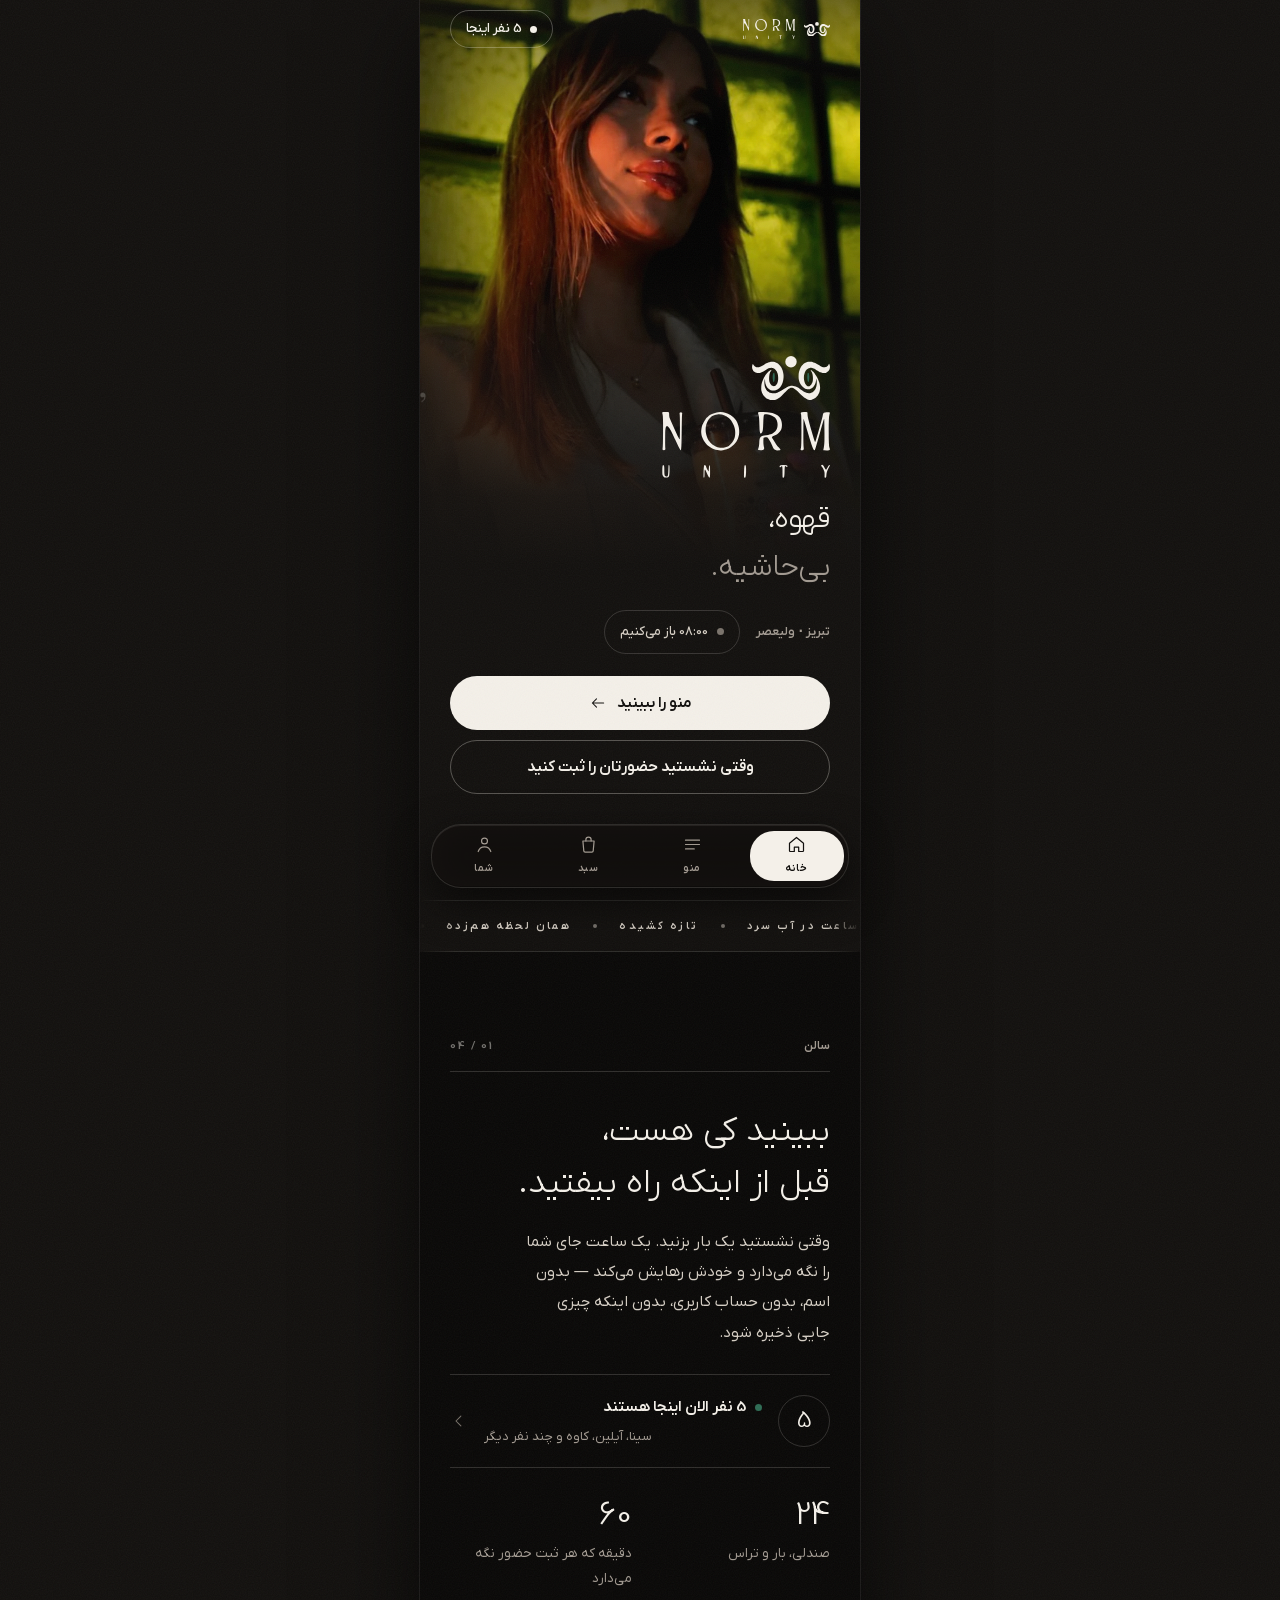
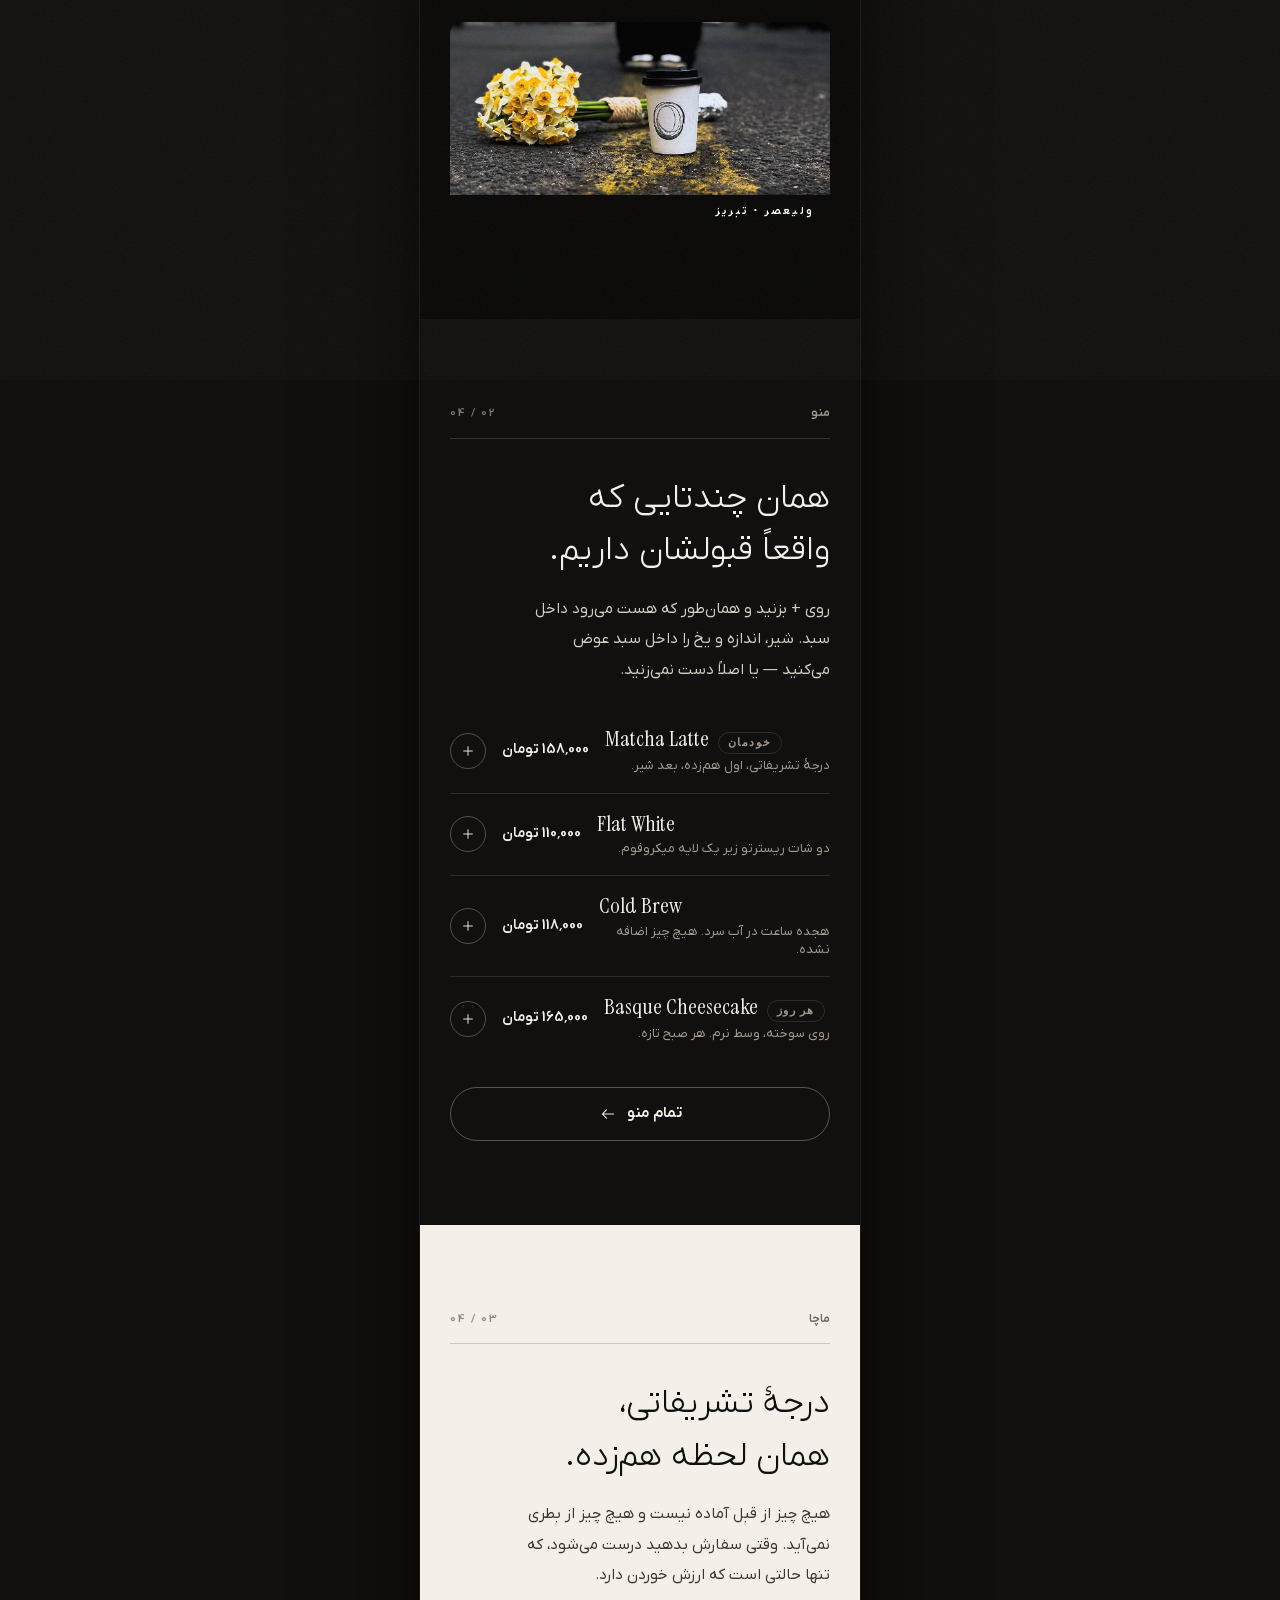
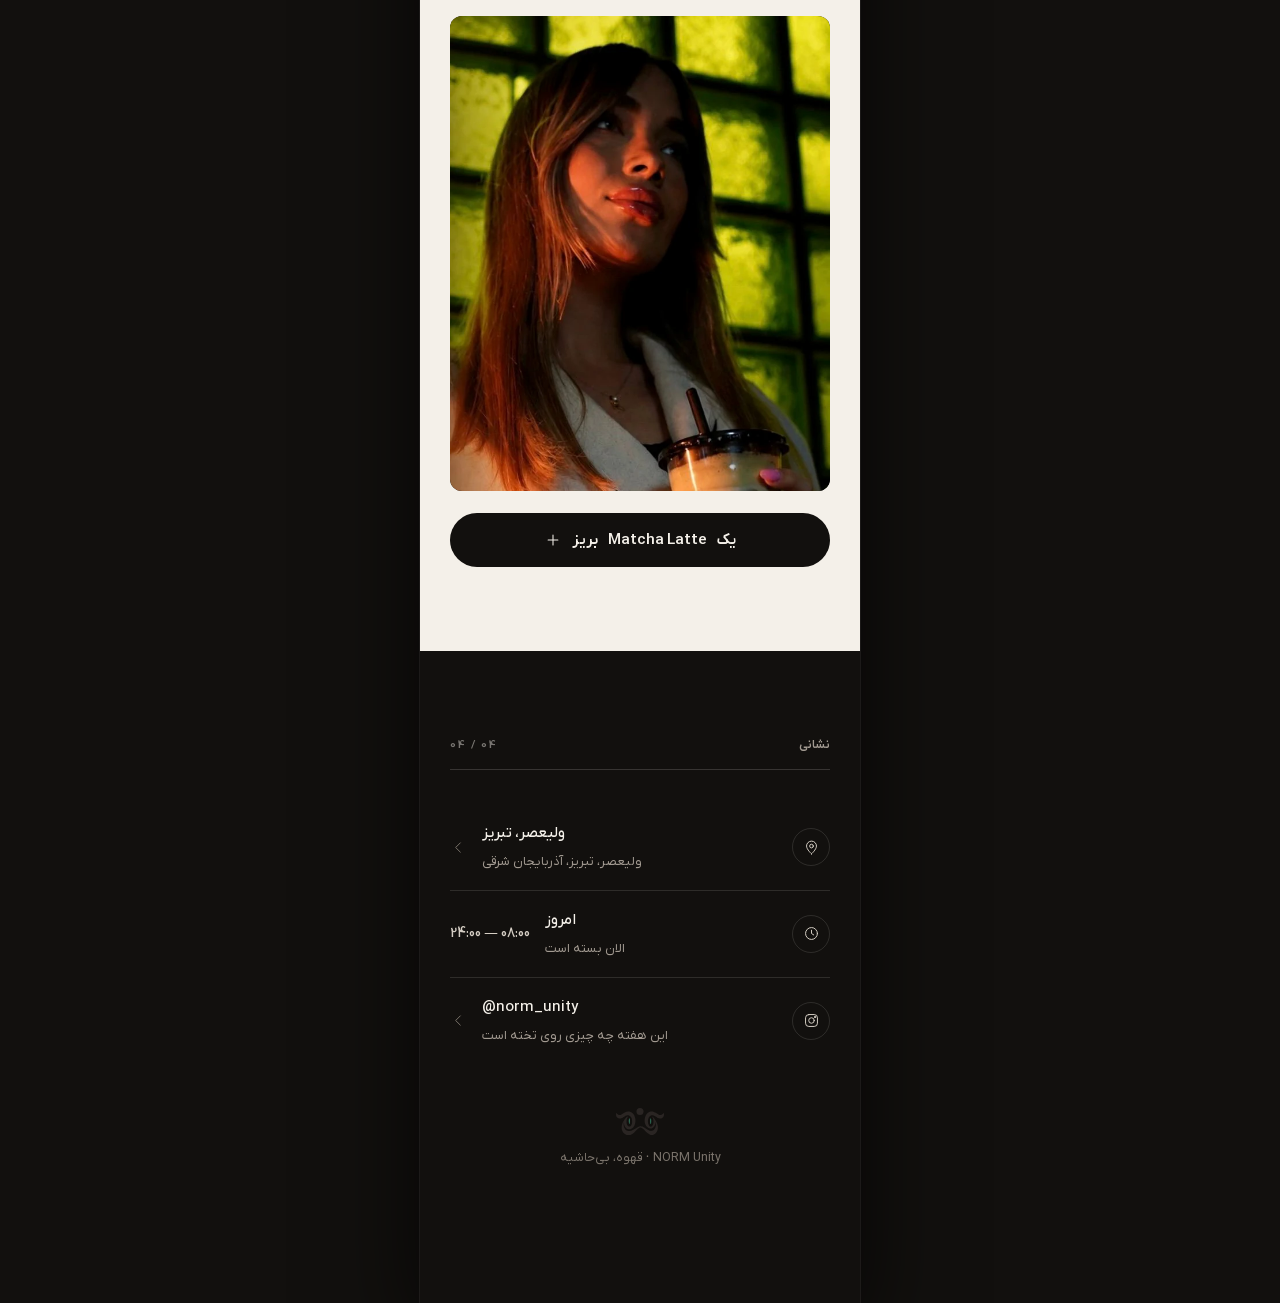
<file: index.html>
<!doctype html>
<html lang="fa" dir="rtl">
<head>
<meta charset="utf-8">
<title>NORM — تبریز</title>
<meta name="viewport" content="width=device-width,initial-scale=1,viewport-fit=cover,user-scalable=no">
<meta name="description" content="NORM Unity — قهوه تخصصی در ولیعصر تبریز. منو را ببینید، سفارش بدهید و وقتی رسیدید حضورتان را ثبت کنید.">
<meta name="theme-color" content="#12100E">
<meta name="color-scheme" content="dark">
<link rel="manifest" href="manifest.webmanifest">
<link rel="icon" href="assets/icons/icon-192.png" sizes="192x192">
<link rel="apple-touch-icon" href="assets/icons/apple-touch-icon.png">
<meta name="apple-mobile-web-app-capable" content="yes">
<meta name="mobile-web-app-capable" content="yes">
<meta name="apple-mobile-web-app-title" content="NORM">
<meta name="apple-mobile-web-app-status-bar-style" content="black-translucent">
<link rel="canonical" href="https://thenormunity.com/">
<meta property="og:site_name" content="NORM Unity">
<meta property="og:url" content="https://thenormunity.com/">
<meta property="og:title" content="NORM Unity — تبریز، ولیعصر">
<meta property="og:description" content="قهوه تخصصی در ولیعصر. منو، سفارش، و اینکه چه کسی الان اینجاست.">
<!-- Absolute, because a link scraper does not resolve a relative one. -->
<meta property="og:image" content="https://thenormunity.com/assets/brand/og.jpg">
<meta property="og:type" content="website">
<meta property="og:locale" content="fa_IR">
<meta name="twitter:card" content="summary_large_image">

<link rel="preload" href="assets/photos/hero.webp" as="image" fetchpriority="high">
<link rel="preload" href="assets/fonts/IRANYekanXFaNum-VF.woff2" as="font" type="font/woff2" crossorigin>
<link rel="preload" href="assets/fonts/instrument-serif.woff2" as="font" type="font/woff2" crossorigin>
<link rel="stylesheet" href="css/app.css">

<style>
  /* Boot only. Inline so the eyes open on the first frame, before app.css or a
     single font has landed. */
  html,body{background:#12100E;margin:0}
  #boot{position:fixed;inset:0;z-index:999;display:grid;place-items:center;
    background:#12100E;transition:opacity .5s ease}
  #boot[hidden]{display:none}
  .boot-stage{width:min(56vw,232px);display:grid;justify-items:center;gap:0}
  .boot-stage svg{width:100%;height:auto;display:block;color:#F4F0E9}
</style>
</head>
<body>

<!-- The opening: the mark's eyes open, the pupils dilate, the word arrives. -->
<div id="boot" role="status" aria-label="NORM در حال باز شدن است">
  <div class="boot-stage">
    <div class="boot-mark" id="boot-mark"><!--MARK--><svg xmlns="http://www.w3.org/2000/svg" viewBox="0 0 1000.0 567.5" fill="currentColor" role="img" aria-label="NORM"><path class="mk mk-0" fill-rule="evenodd" d="M259.2 73.4Q266.6 73.4 274.3 74.4Q282.0 75.3 290.0 77.3Q298.0 79.2 305.2 82.0Q312.5 84.7 318.9 88.2Q325.3 91.7 331.9 96.6Q338.4 101.5 345.0 107.7Q351.7 114.0 357.2 120.4Q362.8 126.9 367.3 133.5Q371.8 140.1 375.9 147.5Q380.0 155.0 383.7 163.2Q387.4 171.4 390.6 180.8Q393.8 190.3 396.6 201.0Q399.3 211.7 401.1 220.6Q402.8 229.5 403.6 236.5Q404.4 243.6 404.7 251.2Q405.0 258.8 404.8 267.0Q404.6 275.2 403.8 283.7Q403.0 292.2 401.6 300.9Q400.3 309.7 398.3 318.4Q396.4 327.1 393.8 335.7Q391.3 344.3 388.2 352.3Q385.1 360.3 381.3 367.7Q377.6 375.1 373.7 381.5Q369.8 388.0 365.7 393.4Q361.6 398.9 357.1 403.9Q352.7 408.9 347.8 413.3Q342.9 417.8 337.1 421.9Q331.4 426.0 324.7 429.7Q318.1 433.5 311.9 436.1Q305.6 438.7 299.8 440.3Q293.9 441.8 287.4 442.6Q280.8 443.4 273.6 443.4Q266.4 443.4 259.7 442.4Q252.9 441.5 246.7 439.5Q240.4 437.5 235.3 435.4Q230.1 433.3 226.0 430.9Q221.9 428.6 216.9 424.5Q211.9 420.4 206.1 414.5Q200.2 408.7 195.7 403.1Q191.3 397.5 188.1 392.3Q185.0 387.0 182.1 380.5Q179.2 373.9 176.4 366.1Q173.7 358.3 171.8 351.3Q170.0 344.3 169.0 338.0Q168.0 331.8 167.3 314.6Q166.5 297.4 165.6 296.5Q164.7 295.7 163.2 303.3Q161.6 310.9 160.6 318.9Q159.6 326.9 159.3 335.3Q158.9 343.7 159.3 352.4Q159.6 361.0 160.8 370.0Q162.0 379.0 163.6 386.7Q165.3 394.4 167.4 400.9Q169.6 407.3 172.9 414.1Q176.2 421.0 180.7 428.2Q185.2 435.4 189.9 441.3Q194.6 447.1 199.5 451.6Q204.3 456.1 209.9 459.9Q215.5 463.7 221.7 466.8Q227.9 469.9 234.3 472.2Q240.6 474.4 247.1 475.8Q253.5 477.2 260.7 477.8Q268.0 478.5 276.0 478.5Q284.0 478.5 292.8 477.3Q301.7 476.0 311.5 473.5Q321.2 470.9 330.7 467.4Q340.2 463.9 349.3 459.4Q358.5 454.9 373.2 446.2Q388.0 437.5 408.3 424.7Q428.6 411.8 441.5 404.1Q454.5 396.4 460.2 393.8Q465.8 391.3 472.4 389.1Q478.9 386.8 486.3 384.9Q493.8 382.9 501.3 382.0Q508.8 381.1 516.4 381.3Q524.0 381.5 532.5 383.2Q541.0 384.9 550.4 388.0Q559.7 391.1 567.8 394.6Q575.9 398.1 582.7 402.0Q589.6 405.9 619.0 426.0Q648.5 446.1 661.2 454.0Q673.9 461.9 681.9 465.7Q689.9 469.4 697.9 471.8Q705.9 474.2 713.9 475.4Q721.9 476.6 728.0 476.9Q734.2 477.2 738.5 476.6Q742.8 476.0 752.5 473.1Q762.3 470.1 766.9 468.0Q771.5 465.8 775.6 463.3Q779.7 460.8 783.7 457.7Q787.7 454.5 791.6 450.8Q795.5 447.1 799.3 442.5Q803.1 437.9 806.8 432.5Q810.5 427.0 813.4 421.7Q816.4 416.5 818.5 411.4Q820.6 406.3 822.7 399.0Q824.7 391.7 826.7 382.1Q828.6 372.6 829.6 363.2Q830.6 353.8 830.6 344.7Q830.6 335.5 829.9 326.9Q829.2 318.3 826.9 306.2Q824.6 294.1 824.0 293.9Q823.4 293.7 822.8 294.5Q822.2 295.3 821.2 307.9Q820.3 320.5 818.6 328.7Q816.9 337.0 814.2 345.4Q811.5 353.8 807.7 362.0Q803.9 370.2 799.0 378.2Q794.1 386.2 788.7 392.9Q783.4 399.5 777.5 404.8Q771.7 410.0 765.4 414.0Q759.2 418.0 752.5 420.8Q745.9 423.5 738.7 425.0Q731.5 426.4 723.7 426.6Q715.8 426.8 709.2 426.1Q702.6 425.4 697.1 423.9Q691.6 422.3 684.6 418.8Q677.6 415.3 669.0 409.8Q660.4 404.4 653.2 398.3Q646.0 392.3 640.1 385.6Q634.3 379.0 629.5 372.5Q624.7 365.9 621.0 359.5Q617.3 353.0 614.2 346.4Q611.0 339.8 608.5 332.9Q606.0 326.1 603.9 318.6Q601.9 311.1 600.3 302.9Q598.8 294.7 598.0 284.0Q597.2 273.2 597.2 260.0Q597.2 246.7 598.0 235.8Q598.8 224.8 600.3 216.2Q601.9 207.7 604.1 199.1Q606.4 190.5 609.3 181.9Q612.2 173.3 615.9 164.9Q619.6 156.5 624.1 148.3Q628.6 140.1 633.5 132.9Q638.4 125.7 643.6 119.4Q648.9 113.2 653.8 108.3Q658.7 103.4 663.2 99.9Q667.6 96.4 672.4 93.3Q677.2 90.2 682.3 87.4Q687.4 84.7 693.3 82.4Q699.3 80.0 706.1 78.1Q712.9 76.1 721.0 75.0Q729.1 74.0 738.5 73.8Q747.9 73.6 754.6 73.9Q761.3 74.2 765.4 74.9Q769.5 75.7 775.4 77.5Q781.2 79.2 788.8 82.0Q796.4 84.7 803.5 87.7Q810.5 90.7 816.9 94.1Q823.4 97.4 844.5 110.5Q865.5 123.5 875.8 129.1Q886.0 134.7 894.6 138.2Q903.2 141.7 910.3 143.5Q917.4 145.4 923.1 145.6Q928.8 145.8 934.4 145.0Q940.1 144.2 945.7 142.5Q951.4 140.7 956.2 138.3Q961.0 135.8 964.9 132.7Q968.8 129.6 972.0 126.1Q975.2 122.6 977.8 118.7Q980.3 114.8 983.9 106.9Q987.5 98.9 988.3 98.8Q989.1 98.6 990.6 102.0Q992.2 105.4 994.5 112.4Q996.9 119.4 998.1 126.1Q999.4 132.7 999.6 139.0Q999.8 145.2 998.7 151.9Q997.7 158.7 995.3 165.9Q993.0 173.1 989.7 179.3Q986.3 185.4 982.0 190.5Q977.8 195.6 972.6 199.8Q967.4 204.1 961.4 207.7Q955.3 211.2 950.1 213.4Q945.0 215.7 940.7 216.6Q936.4 217.6 927.2 218.4Q918.0 219.2 911.6 218.3Q905.2 217.4 897.0 215.5Q888.8 213.5 879.8 209.9Q870.8 206.3 861.0 201.0Q851.3 195.7 841.9 190.1Q832.6 184.4 823.6 178.4Q814.6 172.3 807.2 167.9Q799.8 163.5 793.9 160.8Q788.1 158.1 782.3 156.1Q776.5 154.2 770.9 153.0Q765.2 151.8 759.8 151.4Q754.3 151.1 749.0 151.4Q743.8 151.8 738.4 153.2Q733.0 154.6 727.6 156.9Q722.1 159.3 716.7 162.7Q711.4 166.1 706.1 170.6Q700.8 175.1 696.8 179.3Q692.8 183.5 690.1 187.4Q687.4 191.3 683.1 199.1Q678.8 206.9 674.6 219.9Q670.4 233.0 668.9 239.6Q667.4 246.1 666.7 251.8Q665.9 257.4 665.5 273.4Q665.1 289.4 666.5 299.5Q667.8 309.5 670.6 320.8Q673.3 332.2 676.0 340.5Q678.8 348.8 681.5 354.0Q684.2 359.3 687.3 363.9Q690.3 368.5 693.6 372.4Q696.9 376.3 700.4 379.3Q703.9 382.3 707.7 384.5Q711.4 386.6 714.4 387.9Q717.4 389.1 719.8 389.5Q722.1 389.9 725.4 389.5Q728.7 389.1 733.0 388.0Q737.3 386.8 741.9 383.8Q746.5 380.8 751.4 375.9Q756.2 371.0 760.6 364.5Q765.0 357.9 768.9 349.7Q772.8 341.5 775.5 333.3Q778.1 325.1 779.5 316.9Q780.8 308.7 781.2 298.3Q781.6 287.9 781.0 275.2Q780.4 262.5 778.7 251.0Q776.9 239.5 774.0 229.1Q771.1 218.8 767.3 210.0Q763.5 201.2 758.8 194.0Q754.1 186.8 752.6 183.3Q751.2 179.7 752.9 179.9Q754.7 180.1 760.8 183.2Q767.0 186.2 772.5 190.9Q778.1 195.6 785.7 203.0Q793.3 210.4 801.5 221.5Q809.7 232.6 824.5 258.0Q839.2 283.4 842.3 289.6Q845.4 295.9 852.6 313.9Q859.7 332.0 862.5 341.4Q865.3 350.9 867.3 359.9Q869.2 368.9 870.5 376.9Q871.8 384.9 872.4 391.9Q873.0 398.9 873.0 405.5Q873.1 412.2 872.8 418.4Q872.4 424.7 869.8 438.9Q867.3 453.2 865.0 460.4Q862.8 467.6 859.9 474.6Q856.9 481.7 853.2 488.5Q849.5 495.3 845.0 502.0Q840.6 508.6 835.6 514.5Q830.6 520.5 825.1 525.8Q819.7 531.0 814.6 535.2Q809.5 539.4 804.8 542.5Q800.2 545.7 793.7 549.0Q787.3 552.3 779.1 555.8Q770.9 559.3 765.0 561.4Q759.2 563.4 755.7 564.0Q752.1 564.6 747.1 564.5Q742.0 564.4 735.4 563.6Q728.7 562.8 723.2 561.6Q717.6 560.3 713.1 558.5Q708.6 556.8 700.5 551.9Q692.4 547.0 680.7 539.0Q669.0 531.0 654.4 518.6Q639.7 506.2 608.6 477.1Q577.5 447.9 560.5 434.2Q543.5 420.6 538.3 417.3Q533.0 413.9 527.3 411.8Q521.7 409.6 515.6 408.7Q509.6 407.7 504.5 407.7Q499.4 407.7 495.3 408.7Q491.2 409.6 485.8 412.4Q480.3 415.1 473.5 419.6Q466.6 424.1 459.9 429.4Q453.2 434.8 446.5 441.1Q439.9 447.3 413.9 475.2Q388.0 503.1 381.0 509.8Q373.9 516.4 367.1 522.2Q360.3 528.1 353.6 533.2Q347.0 538.3 338.6 543.2Q330.2 548.2 320.1 553.1Q309.9 558.0 302.0 561.0Q294.1 564.0 288.4 565.2Q282.8 566.4 276.8 566.9Q270.9 567.5 259.0 567.1Q247.1 566.7 242.0 566.0Q236.9 565.2 229.5 562.7Q222.1 560.3 212.3 556.2Q202.6 552.1 194.3 547.5Q186.0 542.9 179.2 537.9Q172.3 532.8 166.0 526.7Q159.6 520.7 153.8 513.7Q147.9 506.6 143.1 499.4Q138.4 492.2 134.7 484.8Q131.0 477.4 128.1 470.0Q125.3 462.7 123.3 455.5Q121.4 448.3 119.5 438.8Q117.7 429.4 118.3 407.2Q118.9 385.1 120.1 374.2Q121.4 363.4 123.3 355.2Q125.3 347.0 127.7 338.9Q130.2 330.8 133.1 322.8Q136.0 314.8 139.8 306.2Q143.6 297.6 148.3 288.4Q153.0 279.3 162.4 263.6Q171.7 247.9 178.6 238.6Q185.4 229.3 194.4 218.2Q203.4 207.1 211.1 199.6Q218.8 192.0 225.2 188.1Q231.7 184.2 236.7 181.9Q241.8 179.5 245.5 178.8Q249.2 178.0 248.6 181.2Q248.0 184.4 243.2 191.6Q238.3 198.9 234.5 206.6Q230.7 214.3 227.9 222.5Q225.2 230.7 223.3 241.7Q221.3 252.7 220.1 266.6Q219.0 280.4 219.1 292.1Q219.2 303.7 220.5 313.0Q221.9 322.4 223.8 330.2Q225.8 338.0 228.3 344.3Q230.9 350.5 234.8 356.5Q238.7 362.4 244.0 368.1Q249.2 373.7 253.9 377.4Q258.6 381.1 262.7 382.9Q266.8 384.7 271.1 385.5Q275.4 386.4 279.9 386.4Q284.3 386.4 288.5 385.4Q292.7 384.5 296.6 382.5Q300.5 380.6 303.8 378.2Q307.0 375.9 311.9 369.9Q316.7 364.0 318.9 360.3Q321.0 356.6 323.2 351.5Q325.3 346.4 327.5 340.0Q329.6 333.5 331.3 326.5Q332.9 319.5 334.1 311.9Q335.3 304.3 335.5 293.8Q335.7 283.4 334.9 270.1Q334.1 256.8 333.0 247.5Q332.0 238.1 330.6 232.6Q329.2 227.2 326.9 220.8Q324.6 214.5 321.2 207.3Q317.9 200.0 314.0 193.7Q310.1 187.4 305.6 181.9Q301.1 176.4 296.6 172.1Q292.2 167.8 287.7 164.7Q283.2 161.6 278.8 159.3Q274.4 156.9 270.1 155.3Q265.8 153.8 260.2 152.9Q254.7 152.0 247.9 151.8Q241.0 151.6 234.8 152.3Q228.5 153.0 222.9 154.6Q217.2 156.1 211.7 158.3Q206.3 160.4 201.0 163.2Q195.7 165.9 171.4 181.6Q147.0 197.3 138.6 201.8Q130.2 206.3 123.0 209.4Q115.9 212.5 110.1 214.3Q104.2 216.0 97.7 217.0Q91.1 218.0 83.9 218.2Q76.7 218.4 70.2 217.7Q63.6 217.0 57.8 215.5Q51.9 213.9 46.3 211.4Q40.6 208.8 35.1 205.3Q29.7 201.8 24.9 197.4Q20.1 193.0 16.0 187.7Q11.9 182.5 8.9 176.5Q5.9 170.6 3.9 163.9Q2.0 157.3 1.3 150.1Q0.6 142.9 1.2 135.1Q1.8 127.2 3.1 120.6Q4.5 114.0 6.6 108.5Q8.8 103.0 11.2 102.9Q13.7 102.8 16.4 108.1Q19.1 113.4 22.5 118.2Q26.0 123.0 30.1 127.2Q34.2 131.5 39.1 134.9Q44.1 138.2 50.0 140.5Q55.8 142.9 62.2 144.0Q68.5 145.2 75.3 145.2Q82.2 145.2 89.5 143.6Q96.8 142.1 104.6 139.0Q112.4 135.8 125.0 129.0Q137.6 122.2 155.0 111.6Q172.3 101.1 184.3 94.5Q196.3 87.8 203.0 85.1Q209.6 82.4 216.4 80.2Q223.3 78.1 230.3 76.5Q237.3 74.9 244.5 74.2Q251.8 73.4 259.2 73.4Z"/><circle class="mk mk-1" cx="500.0" cy="73.4" r="73.2"/><path class="pupil pupil-0" fill="#2C6650" d="M281.4 213.5Q282.8 214.1 284.0 215.4Q285.1 216.6 286.1 218.6Q287.1 220.5 289.3 233.8Q291.6 247.1 291.9 257.7Q292.2 268.3 291.6 281.4Q291.0 294.5 289.5 304.4Q288.1 314.2 285.7 320.8Q283.4 327.5 281.4 330.7Q279.5 333.9 277.9 333.7Q276.3 333.5 275.1 332.3Q273.8 331.0 272.8 328.6Q271.9 326.3 269.0 309.6Q266.2 292.9 265.6 283.1Q265.0 273.2 265.4 263.9Q265.8 254.5 266.5 248.6Q267.2 242.8 268.4 238.8Q269.7 234.8 269.3 233.8Q268.9 232.8 270.0 229.9Q271.1 227.0 273.6 222.1Q276.2 217.2 278.1 215.1Q280.1 212.9 281.4 213.5Z"/><path class="pupil pupil-1" fill="#2C6650" d="M723.3 216.6Q724.2 216.8 726.2 219.3Q728.1 221.7 729.4 226.5Q730.7 231.3 732.2 239.3Q733.8 247.3 734.3 258.0Q734.8 268.7 734.2 282.2Q733.6 295.7 732.7 304.8Q731.9 314.0 729.5 322.2Q727.2 330.4 726.0 332.2Q724.8 333.9 723.8 334.7Q722.7 335.5 721.7 335.3Q720.7 335.1 719.5 333.3Q718.2 331.6 716.6 328.3Q715.1 324.9 713.5 317.7Q711.9 310.5 710.4 299.4Q708.8 288.3 708.6 276.2Q708.4 264.2 710.5 244.0Q712.5 223.8 713.1 222.1Q713.7 220.3 714.9 219.2Q716.0 218.0 719.2 217.2Q722.3 216.4 723.3 216.6Z"/></svg><!--/MARK--></div>
    <div class="boot-word" id="boot-word"><!--WORDMARK--><svg xmlns="http://www.w3.org/2000/svg" viewBox="0 0 1000.0 390.9" fill="currentColor" role="img" aria-label="NORM UNITY"><path class="ch ch-0" fill-rule="evenodd" d="M8.0 315.4Q11.1 315.9 12.5 323.4Q13.9 331.0 13.7 345.6Q13.5 360.2 14.4 368.7Q15.3 377.2 17.5 379.6Q19.6 382.0 21.7 383.1Q23.8 384.3 26.0 384.3Q28.1 384.3 30.0 383.5Q31.9 382.7 33.5 381.0Q35.2 379.4 36.1 371.1Q37.1 362.8 37.8 340.1Q38.5 317.3 39.2 316.3Q39.9 315.4 40.8 315.4Q41.8 315.4 43.0 316.3Q44.1 317.3 44.6 325.2Q45.1 333.1 44.9 348.0Q44.6 362.8 43.6 371.7Q42.5 380.5 40.6 383.4Q38.7 386.2 35.5 387.9Q32.3 389.5 27.9 390.0Q23.4 390.5 20.2 390.3Q17.0 390.2 15.1 389.5Q13.2 388.8 9.4 384.9Q5.7 381.0 4.4 378.2Q3.1 375.4 2.4 372.0Q1.7 368.7 1.7 348.0Q1.7 327.2 3.3 321.1Q5.0 314.9 8.0 315.4Z"/><path class="ch ch-1" fill-rule="evenodd" d="M20.8 0.0Q29.3 0.0 34.1 0.4Q39.0 0.7 40.1 1.4Q41.3 2.1 41.9 5.3Q42.5 8.5 42.5 14.2Q42.5 19.8 43.1 24.8Q43.7 29.7 44.9 34.0Q46.0 38.2 67.5 86.0Q89.0 133.9 96.4 148.7Q103.9 163.6 104.8 162.9Q105.8 162.2 106.2 144.5Q106.7 126.8 106.7 92.1Q106.7 57.4 106.2 37.4Q105.8 17.5 104.8 12.3Q103.9 7.1 105.8 4.5Q107.6 1.9 112.4 1.9Q117.1 1.9 119.0 4.1Q120.9 6.4 119.9 10.9Q119.0 15.3 118.3 43.7Q117.6 72.0 117.1 124.2Q116.6 176.3 115.2 202.2Q113.8 228.0 111.4 227.6Q109.1 227.1 97.0 203.3Q85.0 179.4 63.3 132.2Q41.5 85.0 30.5 83.0Q19.4 81.0 18.9 124.2Q18.4 167.4 18.6 191.0Q18.9 214.6 19.8 218.6Q20.8 222.6 18.6 224.7Q16.5 226.9 11.3 227.1Q6.1 227.3 4.1 225.1Q2.1 222.9 3.3 218.1Q4.5 213.4 5.2 188.1Q5.9 162.9 6.1 117.1Q6.4 71.3 5.8 46.3Q5.2 21.2 3.8 17.0Q2.4 12.7 1.7 8.1Q0.9 3.5 1.3 2.5Q1.7 1.4 2.4 0.9Q3.1 0.5 7.7 0.2Q12.3 0.0 20.8 0.0Z"/><path class="ch ch-2" fill-rule="evenodd" d="M347.0 0.0Q352.0 0.0 364.4 2.1Q376.8 4.2 384.6 7.4Q392.4 10.6 401.3 15.6Q410.3 20.5 416.9 25.1Q423.5 29.7 427.8 34.0Q432.0 38.2 435.7 42.7Q439.3 47.2 442.4 51.9Q445.5 56.7 448.5 64.2Q451.6 71.8 454.7 82.2Q457.7 92.5 458.9 102.8Q460.1 113.1 459.4 123.2Q458.7 133.4 456.9 141.9Q455.1 150.4 452.3 157.2Q449.5 164.1 446.4 169.9Q443.3 175.6 440.0 180.4Q436.7 185.1 431.3 190.5Q425.9 195.9 418.3 202.1Q410.8 208.2 404.0 212.6Q397.3 216.9 391.4 219.5Q385.5 222.1 379.7 223.9Q373.9 225.7 362.7 227.1Q351.5 228.5 346.1 228.5Q340.7 228.5 329.4 226.7Q318.2 225.0 310.8 222.0Q303.4 219.1 294.1 214.4Q284.9 209.6 276.7 202.8Q268.4 195.9 261.1 187.0Q253.8 178.0 249.1 171.0Q244.3 164.1 240.6 153.8Q236.8 143.5 235.6 137.9Q234.4 132.2 233.8 126.5Q233.2 120.9 233.2 115.2Q233.2 109.5 235.0 97.5Q236.8 85.5 240.0 77.7Q243.2 69.9 248.3 60.4Q253.5 51.0 258.3 44.1Q263.0 37.3 267.2 33.1Q271.5 28.8 276.0 25.1Q280.5 21.5 285.2 18.4Q289.9 15.3 297.6 12.3Q305.2 9.2 315.9 6.1Q326.5 3.1 334.3 1.5Q342.1 0.0 347.0 0.0ZM329.1 14.2Q324.6 14.6 320.0 15.8Q315.4 17.0 306.7 21.0Q297.9 25.0 294.6 27.4Q291.3 29.7 284.0 37.7Q276.7 45.6 273.1 52.1Q269.6 58.5 266.3 67.0Q263.0 75.5 261.3 85.0Q259.7 94.4 259.7 104.8Q259.7 115.2 261.3 125.0Q263.0 134.8 266.3 144.0Q269.6 153.2 272.8 160.1Q276.0 166.9 279.0 171.4Q282.1 175.9 288.6 182.7Q295.1 189.6 301.7 194.6Q308.3 199.7 319.9 204.8Q331.4 209.9 338.4 211.3Q345.4 212.7 352.7 212.9Q360.0 213.2 366.3 212.6Q372.5 212.0 377.7 210.6Q382.9 209.2 387.3 207.4Q391.6 205.6 395.2 203.5Q398.7 201.4 403.3 197.1Q407.9 192.9 413.6 186.5Q419.3 180.1 423.5 173.0Q427.8 166.0 430.6 158.2Q433.4 150.4 434.7 140.9Q436.0 131.5 435.8 120.4Q435.6 109.3 433.2 98.6Q430.8 87.8 426.3 77.4Q421.9 67.0 416.9 58.9Q411.9 50.8 406.5 44.9Q401.1 39.0 395.1 34.1Q389.0 29.3 382.4 25.5Q375.8 21.7 368.6 19.2Q361.4 16.8 353.6 15.6Q345.8 14.4 339.7 14.0Q333.6 13.7 329.1 14.2Z"/><path class="ch ch-3" fill-rule="evenodd" d="M254.5 315.4Q257.6 315.9 259.4 317.9Q261.3 319.9 262.0 323.4Q262.7 327.0 264.6 331.7Q266.5 336.4 271.5 345.1Q276.4 353.9 277.1 353.6Q277.9 353.4 278.6 339.5Q279.3 325.5 280.2 320.9Q281.2 316.3 282.8 316.3Q284.5 316.3 285.3 325.2Q286.1 334.0 286.1 351.7Q286.1 369.5 285.8 378.8Q285.4 388.1 284.7 389.0Q284.0 390.0 282.9 390.1Q281.9 390.2 280.5 389.5Q279.0 388.8 275.7 382.4Q272.4 376.1 267.2 364.0Q262.0 352.0 259.0 346.8Q255.9 341.6 255.0 343.2Q254.0 344.9 253.5 351.2Q253.1 357.4 253.1 368.3Q253.1 379.1 252.5 384.7Q251.9 390.2 250.7 390.5Q249.5 390.7 248.7 390.5Q247.9 390.2 247.4 389.5Q246.9 388.8 247.4 360.8Q247.9 332.9 249.6 323.9Q251.4 314.9 254.5 315.4Z"/><path class="ch ch-4" fill-rule="evenodd" d="M495.3 315.4Q498.3 315.9 499.6 325.4Q500.9 335.0 500.5 353.6Q500.0 372.3 498.5 381.6Q496.9 390.9 494.3 390.9Q491.7 390.9 490.2 390.6Q488.7 390.2 488.2 389.5Q487.7 388.8 488.2 360.8Q488.7 332.9 490.4 323.9Q492.2 314.9 495.3 315.4Z"/><path class="ch ch-5" fill-rule="evenodd" d="M602.0 0.5Q615.0 0.7 626.3 1.8Q637.6 2.8 647.3 4.7Q657.0 6.6 664.8 9.1Q672.6 11.6 678.5 14.6Q684.4 17.7 689.3 21.5Q694.3 25.3 698.3 29.7Q702.3 34.2 705.4 40.4Q708.5 46.5 710.6 54.3Q712.7 62.1 713.5 69.1Q714.4 76.0 713.9 82.2Q713.4 88.3 712.5 93.2Q711.5 98.2 710.1 102.0Q708.7 105.8 705.1 111.9Q701.6 118.0 695.3 124.1Q689.1 130.1 683.3 133.3Q677.5 136.4 669.5 139.8Q661.5 143.1 657.6 145.5Q653.7 148.0 653.9 149.7Q654.2 151.3 664.5 168.8Q674.9 186.3 681.1 194.5Q687.2 202.8 695.6 211.6Q704.0 220.5 704.4 221.9Q704.9 223.3 704.8 224.5Q704.7 225.7 704.0 226.6Q703.3 227.6 698.4 228.0Q693.6 228.5 684.6 228.5Q675.6 228.5 669.5 223.9Q663.4 219.3 660.1 210.1Q656.8 200.9 652.3 191.6Q647.8 182.2 642.1 172.8Q636.4 163.4 632.8 158.2Q629.1 153.0 627.5 152.0Q625.8 151.1 622.9 150.7Q619.9 150.4 615.7 150.6Q611.4 150.8 608.8 151.4Q606.2 152.0 605.3 153.0Q604.3 153.9 603.9 159.6Q603.4 165.3 603.4 175.6Q603.4 186.0 604.5 195.0Q605.5 204.0 607.6 211.5Q609.8 219.1 605.9 223.0Q602.0 226.9 592.1 227.1Q582.2 227.3 577.1 226.6Q572.0 225.9 571.8 224.3Q571.5 222.6 574.2 214.7Q577.0 206.8 578.0 197.0Q579.1 187.2 579.3 172.3Q579.6 157.5 586.6 149.3Q593.7 141.2 607.6 139.8Q621.6 138.3 631.4 136.7Q641.2 135.0 646.8 133.1Q652.5 131.3 658.2 127.8Q663.8 124.4 669.5 119.5Q675.2 114.5 679.1 108.7Q683.0 102.9 685.1 96.3Q687.2 89.7 687.8 82.3Q688.4 74.8 687.4 66.6Q686.5 58.3 684.1 51.6Q681.8 44.9 678.0 39.7Q674.2 34.5 668.4 30.1Q662.7 25.7 654.9 22.2Q647.1 18.6 639.5 16.5Q632.0 14.4 624.6 13.7Q617.3 13.0 613.1 13.7Q608.8 14.4 607.6 16.5Q606.5 18.6 605.2 25.0Q603.9 31.4 602.9 62.9Q602.0 94.4 600.4 106.0Q598.9 117.6 596.3 120.9Q593.7 124.2 591.1 125.8Q588.5 127.5 585.9 127.5Q583.3 127.5 581.8 115.1Q580.3 102.7 579.8 77.9Q579.3 53.1 578.1 38.2Q577.0 23.4 575.1 18.4Q573.2 13.5 572.2 8.9Q571.3 4.2 571.9 3.2Q572.5 2.1 573.7 1.4Q574.8 0.7 581.9 0.5Q589.0 0.2 602.0 0.5Z"/><path class="ch ch-6" fill-rule="evenodd" d="M724.3 314.9Q736.1 315.2 741.7 317.2Q747.4 319.2 746.9 322.9Q746.5 326.7 744.9 327.4Q743.4 328.1 740.8 325.8Q738.2 323.4 736.2 322.5Q734.2 321.5 732.8 322.0Q731.4 322.5 730.5 331.2Q729.7 339.9 729.5 356.9Q729.2 373.9 727.9 382.4Q726.6 390.9 724.3 390.9Q721.9 390.9 720.4 390.6Q718.8 390.2 718.1 389.5Q717.4 388.8 717.4 364.4Q717.4 339.9 716.8 331.6Q716.2 323.2 714.8 322.5Q713.4 321.8 711.9 322.5Q710.3 323.2 708.7 325.3Q707.0 327.4 705.5 328.5Q704.0 329.6 702.5 329.6Q701.1 329.6 700.5 327.7Q700.0 325.8 700.2 322.0Q700.4 318.2 706.4 316.5Q712.5 314.7 724.3 314.9Z"/><path class="ch ch-7" fill-rule="evenodd" d="M845.1 0.0Q853.6 0.0 858.5 0.4Q863.3 0.7 864.5 1.4Q865.7 2.1 866.1 5.8Q866.6 9.4 866.4 16.1Q866.1 22.7 871.5 44.7Q876.8 66.8 887.6 104.3Q898.5 141.9 904.4 160.4Q910.3 178.9 911.2 178.5Q912.2 178.0 914.1 173.5Q916.0 169.0 931.3 115.9Q946.6 62.8 952.0 42.3Q957.3 21.7 958.0 15.1Q958.7 8.5 964.0 5.1Q969.3 1.7 979.2 1.4Q989.1 1.2 994.2 2.0Q999.3 2.8 999.5 4.7Q999.8 6.6 997.0 14.3Q994.3 22.0 993.4 46.0Q992.4 70.1 992.4 113.8Q992.4 157.5 993.4 181.7Q994.3 205.9 996.2 210.6Q998.1 215.3 998.8 218.7Q999.5 222.1 999.1 224.3Q998.6 226.4 993.7 227.5Q988.9 228.5 979.7 228.5Q970.5 228.5 965.7 228.2Q960.8 227.8 960.3 227.1Q959.9 226.4 962.8 214.4Q965.8 202.3 966.7 179.2Q967.7 156.0 966.9 98.3Q966.2 40.6 965.5 40.6Q964.8 40.6 963.1 44.9Q961.3 49.1 942.4 116.0Q923.5 183.0 916.8 205.1Q910.1 227.3 908.9 228.0Q907.7 228.8 905.6 226.7Q903.4 224.7 900.4 220.0Q897.3 215.3 889.5 191.6Q881.7 167.8 862.6 104.0Q843.5 40.1 842.8 40.6Q842.1 41.1 841.7 102.2Q841.4 163.4 841.9 186.5Q842.5 209.6 843.7 215.3Q844.9 221.0 843.0 224.0Q841.1 227.1 836.2 227.6Q831.2 228.0 828.5 227.5Q825.8 226.9 825.3 225.2Q824.8 223.6 825.3 220.6Q825.8 217.7 827.2 213.4Q828.6 209.2 829.3 183.8Q830.0 158.4 830.0 111.9Q830.0 65.4 829.4 40.8Q828.8 16.3 827.7 13.7Q826.5 11.1 826.3 8.7Q826.0 6.4 826.7 4.2Q827.4 2.1 832.0 1.1Q836.6 0.0 845.1 0.0Z"/><path class="ch ch-8" fill-rule="evenodd" d="M953.7 314.4Q956.6 314.4 959.9 318.3Q963.2 322.2 966.9 330.0Q970.7 337.8 973.3 341.2Q975.9 344.7 977.3 343.7Q978.8 342.8 984.4 332.4Q990.1 322.0 992.4 318.7Q994.8 315.4 996.2 315.4Q997.6 315.4 998.3 316.1Q999.1 316.8 999.1 318.2Q999.1 319.6 991.6 333.8Q984.2 348.0 981.6 356.7Q979.0 365.4 978.8 373.9Q978.5 382.4 977.2 386.7Q975.9 390.9 973.6 390.9Q971.2 390.9 969.8 390.6Q968.4 390.2 967.9 389.5Q967.4 388.8 967.9 376.8Q968.4 364.7 967.1 357.8Q965.8 350.8 962.7 344.7Q959.6 338.5 956.9 334.0Q954.2 329.6 951.8 326.7Q949.5 323.9 948.4 321.6Q947.4 319.4 947.6 317.8Q947.8 316.1 949.4 315.3Q950.9 314.4 953.7 314.4Z"/></svg><!--/WORDMARK--></div>
  </div>
  <div class="boot-rule" aria-hidden="true"></div>
</div>

<div id="shell">
  <div class="grain" aria-hidden="true"></div>

  <header id="bar" class="bar">
    <a class="bar-brand" href="#/" aria-label="صفحهٔ اصلی NORM">
      <span class="bar-mark" id="bar-mark" aria-hidden="true"></span>
      <span class="bar-word" id="bar-word" aria-hidden="true"></span>
    </a>
    <!-- The one action worth having on every screen. It turns green and starts
         counting the moment the seat is yours. -->
    <a class="bar-chip" id="ci-chip" href="#/checkin" data-in="0">
      <span class="dot" aria-hidden="true"></span>
      <span id="ci-chip-label">ثبت حضور</span>
    </a>
  </header>

  <main id="view" tabindex="-1"></main>

  <nav id="tabs" class="tabs" aria-label="ناوبری اصلی">
    <a class="tab" href="#/" data-tab="home"><span class="tab-ico"></span><span class="tab-label">خانه</span></a>
    <a class="tab" href="#/menu" data-tab="menu"><span class="tab-ico"></span><span class="tab-label">منو</span></a>
    <a class="tab" href="#/bag" data-tab="bag"><span class="tab-ico"></span><span class="tab-label">سبد</span><i class="tab-n" id="bag-count">0</i></a>
    <a class="tab" href="#/account" data-tab="account"><span class="tab-ico"></span><span class="tab-label">شما</span></a>
    <span class="tabs-ink" id="tabs-ink" aria-hidden="true"></span>
  </nav>

  <div id="toast-root" aria-live="polite"></div>
</div>

<script type="module" src="js/app.js"></script>
</body>
</html>
</file>
<file: css/app.css>
/* ==========================================================================
   NORM — Tabriz, Valiasr
   A dark room, laid out the way Code Concept is: the page falls through
   full-bleed bands of tone, each one opened by a numbered head, and the type
   does the work that decoration would do elsewhere.

   What is NORM's and stays NORM's: the warm black, cream as the action colour,
   the green kept to the two things that are alive, the serif on names and
   titles, and photographs in their own colour.
   ========================================================================== */

/* ------------------------------------------------------------------ fonts */
/* IRANYekanX **FaNum** carries everything written in Persian, and the FaNum cut
   is the whole trick with numbers: it draws Latin digit keystrokes as ۰–۹
   itself, so nothing in the code ever converts a number and nothing can get it
   half right.

   One variable file for every weight — 90KB against 110KB for the four static
   cuts it replaces, and one request instead of four. It is the same file the
   other Persian builds here use. */
@font-face{
  font-family:Yekan;
  src:url(../assets/fonts/IRANYekanXFaNum-VF.woff2)format("woff2-variations");
  font-weight:100 1000;font-display:swap;
}
/* Instrument Serif stays, and now has exactly one job: the drink names, which
   are not translated. A Latin serif beside Persian sans is the pairing the
   design already had, read the other way round. */
@font-face{font-family:Instrument;src:url(../assets/fonts/instrument-serif.woff2)format("woff2");
  font-weight:400;font-display:swap}

/* ----------------------------------------------------------------- tokens */
:root{
  --paper:#12100E;         /* the page — black, but roasted, not blue */
  --deep:#090807;          /* the band under it, one step further down */
  --card:#1C1917;          /* the few things that still need a box */
  --wash:#272321;          /* a quieter fill on a card */
  --ink:#F4F0E9;           /* type */
  --ink-2:#D5CEC4;
  --mute:#A29A91;
  --faint:#7A736B;
  --line:rgba(244,240,233,.12);
  --hair:rgba(244,240,233,.16);

  /* Cream is the action colour: the button you press, the tab you are on, the
     chip you chose. It is what black is in a light app. */
  --act:#F4F0E9;
  --on-act:#12100E;

  /* The green is an accent, not a system. The open dot, the room count, the
     hour you are holding, the pupils of the mark while it holds your seat.
     That is the whole list. */
  --green:#2E6C54;
  --green-ink:#8FC3AB;

  --fa:Yekan,"IRANYekanX",-apple-system,BlinkMacSystemFont,system-ui,sans-serif;
  --sans:var(--fa);
  /* Latin only — drink names, and nothing else. */
  --serif:Instrument,"Times New Roman",Georgia,serif;

  --gut:clamp(20px,5.6vw,30px);
  --shell:440px;

  --r-sm:12px; --r-md:18px; --r-lg:24px; --r-xl:30px; --r-pill:999px;

  --safe-t:env(safe-area-inset-top,0px);
  --safe-b:env(safe-area-inset-bottom,0px);
  /* set by js/chrome.js from visualViewport — see that file */
  --vv-bottom:0px;
  --bar-h:calc(var(--safe-t) + 58px);
  --tabs-h:64px;
  --foot:calc(var(--tabs-h) + var(--safe-b) + 30px);

  --shadow-2:0 4px 18px rgba(0,0,0,.34);
  --shadow-3:0 16px 44px rgba(0,0,0,.5);

  --ease:cubic-bezier(.22,1,.36,1);
  --spring:cubic-bezier(.34,1.4,.64,1);
  color-scheme:dark;
}

/* ------------------------------------------------------------------ reset */
*,*::before,*::after{box-sizing:border-box}
/* `clip`, never `hidden` — hidden makes this a scroll container and silently
   kills every position:sticky inside it, the menu chip bar first. */
html{-webkit-text-size-adjust:100%;text-size-adjust:100%;background:var(--paper);
  overflow-x:clip}
body{
  margin:0;background:var(--paper);color:var(--ink);
  /* Persian needs more leading than Latin at the same size — the descenders and
     the dots below the line collide at 1.6. */
  font:400 15.5px/1.85 var(--fa);letter-spacing:0;
  -webkit-font-smoothing:antialiased;-moz-osx-font-smoothing:grayscale;
  overscroll-behavior-y:none;
}
h1,h2,h3,h4,p,figure,ul,ol,dl,dd{margin:0;padding:0}
ul,ol{list-style:none}
img,svg,canvas{display:block;max-width:100%}
img{height:auto}
picture{display:block;min-width:0}
button,input,textarea,select{font:inherit;color:inherit;margin:0;background:none;border:0}
button{padding:0;cursor:pointer;-webkit-tap-highlight-color:transparent}
a{color:inherit;text-decoration:none;-webkit-tap-highlight-color:transparent}
:focus-visible{outline:2px solid currentColor;outline-offset:3px;border-radius:8px}
::selection{background:var(--ink);color:var(--paper)}
[data-tone="cream"] ::selection{background:var(--paper);color:var(--ink)}
input,textarea{-webkit-appearance:none;appearance:none;border-radius:0}
@media (prefers-reduced-motion:reduce){
  *,*::before,*::after{animation-duration:.01ms!important;animation-iteration-count:1!important;
    transition-duration:.01ms!important}
}

/* ------------------------------------------------------------------ shell */
#shell{
  position:relative;width:100%;max-width:var(--shell);margin:0 auto;min-height:100svh;
  background:var(--paper);overflow-x:clip;
}
@media (min-width:560px){
  body{background:#0A0908}
  #shell{box-shadow:0 0 0 1px rgba(244,240,233,.07),0 30px 90px rgba(0,0,0,.7)}
}
/* The last band on a screen already pads itself, so #view only has to clear
   the floating tab bar. Padding both left a dead strip under every page. */
#view{padding-bottom:var(--foot);outline:none;min-height:100svh}
#view>*:last-child.band{padding-bottom:clamp(28px,7vw,40px)}

/* Film grain, at the strength where you feel it and never see it. */
.grain{position:fixed;inset:-120%;z-index:1;pointer-events:none;opacity:.05;
  background-image:url("data:image/svg+xml,%3Csvg xmlns='http://www.w3.org/2000/svg' width='140' height='140'%3E%3Cfilter id='n'%3E%3CfeTurbulence type='fractalNoise' baseFrequency='.85' numOctaves='3'/%3E%3C/filter%3E%3Crect width='140' height='140' filter='url(%23n)'/%3E%3C/svg%3E");
  animation:grain 7s steps(6) infinite}
@keyframes grain{
  0%,100%{transform:translate(0,0)}      20%{transform:translate(-4%,3%)}
  40%{transform:translate(3%,-4%)}       60%{transform:translate(-3%,-3%)}
  80%{transform:translate(4%,2%)}
}

/* ------------------------------------------------------------------ bands */
/* The page falls through tones. Each band is full width; the wrap inside it
   holds the gutter, so the colour reaches both edges and the type never does. */
.wrap{padding-inline:var(--gut)}
.band{position:relative;z-index:2;padding-block:clamp(56px,13vw,84px)}
.band--tight{padding-block:clamp(34px,8vw,52px)}
[data-tone="paper"]{background:var(--paper);color:var(--ink)}
[data-tone="deep"]{background:var(--deep);color:var(--ink)}
[data-tone="cream"]{background:var(--act);color:var(--on-act)}
[data-tone="cream"] .small,[data-tone="cream"] .tiny{color:#5C574F}
[data-tone="cream"] .lede{color:#3A3733}
[data-tone="cream"] .label{color:#6C665D}
[data-tone="cream"] .hair,[data-tone="cream"] .sechead{border-color:rgba(18,16,14,.18)}

/* ------------------------------------------------------------- typography */
.title{font-family:var(--fa);font-weight:300;font-size:clamp(33px,9vw,40px);
  line-height:1.5;letter-spacing:0}
.title-sub{margin-top:14px;color:var(--mute);font-size:15px;line-height:1.55;max-width:32ch}
/* The display face is now Persian, so it is weight and size that carry it, not
   a serif. Light at a large size is what reads as editorial in Persian; the
   -.015em tracking a Latin serif wanted would crush the joins. */
.display{font-family:var(--fa);font-weight:300;line-height:1.55;letter-spacing:0}
.d-1{font-size:clamp(28px,7.6vw,34px)}
.d-2{font-size:clamp(24px,6.4vw,28px)}
.d-3{font-size:20px}
/* Persian has no capitals, so an uppercase tracked label is meaningless here —
   the small size and the muted colour do that job instead. Latin inside one
   (a drink name in a caption) still gets the treatment. */
.label{font-size:12px;font-weight:600;letter-spacing:0;
  color:var(--mute);line-height:1.7}
.label:lang(en),.idx,.frame__cap{text-transform:uppercase;letter-spacing:.18em}
.lede{color:var(--ink-2);font-size:15.5px;line-height:1.95;max-width:38ch;text-wrap:pretty}
.small{font-size:13.5px;color:var(--mute);line-height:1.85}
.tiny{font-size:12.5px;color:var(--faint);line-height:1.8}
.money{font-variant-numeric:tabular-nums}
.green{color:var(--green-ink)}
.hair{border-top:1px solid var(--line)}

/* section head: name on the left, its number on the right, a rule beneath */
.sechead{display:flex;align-items:baseline;justify-content:space-between;gap:16px;
  padding-bottom:13px;margin-bottom:clamp(24px,6vw,34px);border-bottom:1px solid var(--hair)}
.sechead .idx{font-size:11.5px;font-weight:600;opacity:.45}
.head{display:flex;align-items:center;justify-content:space-between;gap:16px;
  padding-bottom:14px}
.head-link{font-size:13.5px;font-weight:600;white-space:nowrap}
.head-link:active{opacity:.6}

.card{background:var(--card);border-radius:var(--r-lg);border:1px solid var(--line)}
.card-pad{padding:20px}

/* --------------------------------------------------------------- top bar */
.bar{
  position:fixed;top:0;left:50%;transform:translateX(-50%);z-index:60;
  width:100%;max-width:var(--shell);height:var(--bar-h);
  padding:var(--safe-t) var(--gut) 0;
  display:flex;align-items:center;justify-content:space-between;gap:12px;
  color:var(--ink);
  transition:background .3s var(--ease),color .3s var(--ease),box-shadow .3s var(--ease);
}
.bar.solid{
  background:rgba(18,16,14,.78);box-shadow:0 1px 0 var(--line);
  -webkit-backdrop-filter:blur(18px) saturate(150%);backdrop-filter:blur(18px) saturate(150%);
}
/* over the cream band the bar flips, the way Code Concept's does on white */
.bar.on-cream{color:var(--on-act)}
.bar.solid.on-cream{background:rgba(244,240,233,.82);box-shadow:0 1px 0 rgba(18,16,14,.12)}
.bar-brand{display:flex;align-items:center;gap:9px;height:100%}
.bar-mark svg{width:26px;height:auto}
.bar-word svg{width:52px;height:auto}

/* the check-in chip: NORM's one action, on every screen, in one tap */
.bar-chip{display:inline-flex;align-items:center;gap:8px;height:38px;padding:0 15px;
  border-radius:var(--r-pill);border:1px solid color-mix(in srgb,currentColor 28%,transparent);
  font-size:13.5px;font-weight:500;white-space:nowrap;
  transition:transform .2s var(--spring),background .25s,color .25s,border-color .25s}
.bar-chip:active{transform:scale(.95)}
.bar-chip[data-here="1"]{background:rgba(244,240,233,.12);border-color:transparent}
.bar-chip[data-in="1"]{background:var(--green);border-color:transparent;color:#EAF5EF}
.bar-chip .dot{background:currentColor}
.bar-chip[data-in="1"] .dot{background:#BFE6D3;animation:pulse 2.6s var(--ease) infinite}
@keyframes pulse{0%,100%{opacity:1}50%{opacity:.35}}

/* ------------------------------------------------------- tab bar (glass) */
.tabs{
  position:fixed;z-index:70;left:50%;transform:translateX(-50%);
  /* --vv-bottom is how much of the layout viewport is hidden below the visible
     area. Without it the bar sits where the page thinks the bottom is, which on
     a phone is behind Safari's toolbar or under the keyboard. */
  bottom:calc(var(--safe-b) + 12px + var(--vv-bottom));
  transition:transform .32s var(--ease),opacity .22s var(--ease);
  width:min(calc(100% - 22px),calc(var(--shell) - 22px));height:var(--tabs-h);
  display:grid;grid-template-columns:repeat(4,1fr);align-items:center;
  background:rgba(24,21,19,.55);border:1px solid var(--line);border-radius:var(--r-xl);
  /* The brightness clamp inside the filter is what keeps this legible when the
     cream band slides underneath: it pulls whatever is behind down to a dark
     grey first, so a 55% tint is still enough to read grey labels on. */
  -webkit-backdrop-filter:blur(22px) saturate(185%) brightness(.34);
  backdrop-filter:blur(22px) saturate(185%) brightness(.34);
  box-shadow:0 1px 0 rgba(244,240,233,.08) inset,0 -1px 0 rgba(0,0,0,.3) inset,
    0 14px 40px rgba(0,0,0,.55);
  /* The pill is inset 5px inside a 30px corner, which is not enough to clear it:
     on the end tabs a sliver of cream escaped past the bar's own curve. */
  overflow:hidden;
}
@supports not ((backdrop-filter:blur(1px)) or (-webkit-backdrop-filter:blur(1px))){
  .tabs{background:rgba(20,18,16,.96)}
}
/* Typing. The bar has nothing to say while the keyboard is up, and sitting on
   top of it is worse than being gone. */
:root[data-typing="1"] .tabs{
  transform:translateX(-50%) translateY(calc(100% + var(--safe-b) + 20px));
  opacity:0;pointer-events:none;
}
.tab{position:relative;z-index:1;display:grid;justify-items:center;gap:4px;height:100%;
  align-content:center;color:var(--mute);transition:color .3s var(--ease),transform .2s}
.tab svg{width:21px;height:21px}
.tab-label{font-size:10.5px;font-weight:600;letter-spacing:.06em;text-transform:uppercase}
.tab[aria-current="page"]{color:var(--on-act)}
.tab:active{transform:scale(.92)}
.tabs-ink{position:absolute;top:6px;bottom:6px;left:0;border-radius:var(--r-lg);
  background:var(--act);opacity:0;
  transition:transform .42s var(--spring),width .42s var(--spring),opacity .3s}
/* Parked while a tabless screen is up: it still has to be moved to wherever it
   will reappear, and moving it visibly would be a pill flying across an empty
   bar. Kill the transition for that one frame. */
.tabs[data-jump="1"] .tabs-ink{transition:none}
.tabs[data-ready="1"] .tabs-ink{opacity:1}
.tab-n{position:absolute;top:8px;left:calc(50% + 8px);min-width:17px;height:17px;padding:0 5px;
  display:grid;place-items:center;border-radius:var(--r-pill);background:var(--act);
  color:var(--on-act);font-size:10.5px;font-weight:700;line-height:1;
  transform:scale(0);transition:transform .3s var(--spring)}
.tab-n.on{transform:scale(1)}
.tab[aria-current="page"] .tab-n{background:var(--on-act);color:var(--act)}

/* ------------------------------------------------------------------ boot */
#boot{background:var(--paper)}
#boot.gone{opacity:0}
.boot-stage svg{color:var(--ink)}
.boot-mark{width:100%}
.boot-word{width:64%;margin-top:9%;opacity:0}
#boot .mk{transform-box:fill-box;transform-origin:center 62%}
#boot .mk-0{animation:eye-open 1.05s var(--spring) .08s both}
#boot .mk-1{animation:dot-drop .7s var(--spring) .52s both}
#boot .pupil{transform-box:fill-box;transform-origin:center}
#boot .pupil-0{animation:dilate .55s var(--spring) .62s both}
#boot .pupil-1{animation:dilate .55s var(--spring) .70s both}
#boot.blink .mk-0,#boot.blink .pupil{animation:blink .34s var(--ease) both}
#boot.lit .boot-word{animation:word-in .8s var(--ease) both}
@keyframes eye-open{
  0%{transform:scaleY(.02) scaleX(.86);opacity:.4}
  55%{opacity:1}
  100%{transform:scaleY(1) scaleX(1);opacity:1}
}
@keyframes dot-drop{from{transform:translateY(-140%) scale(.4);opacity:0}
  to{transform:translateY(0) scale(1);opacity:1}}
@keyframes dilate{from{transform:scale(.05);opacity:0}to{transform:scale(1);opacity:1}}
@keyframes blink{50%{transform:scaleY(.06)}100%{transform:scaleY(1)}}
@keyframes word-in{from{opacity:0;transform:translateY(8px)}to{opacity:1;transform:none}}

/* --------------------------------------------------------------- controls */
.btn{
  display:inline-flex;align-items:center;justify-content:center;gap:10px;
  min-height:54px;padding:0 26px;border-radius:var(--r-pill);
  background:var(--act);color:var(--on-act);
  font-size:15.5px;font-weight:600;white-space:nowrap;
  transition:transform .2s var(--spring),background .2s,opacity .2s;
}
/* The icons carry a viewBox and no size, so every control that holds one has to
   say how big it is — a flex or grid parent will otherwise stretch it to fill. */
.btn svg,.bar-chip svg,.chip svg{width:18px;height:18px;flex:0 0 auto}
.btn:active{transform:scale(.97)}
.btn[disabled]{opacity:.4;pointer-events:none}
.btn--block{width:100%}
.btn--ghost{background:transparent;color:currentColor;
  border:1px solid color-mix(in srgb,currentColor 30%,transparent)}
.btn--dark{background:var(--paper);color:var(--ink)}
.btn--soft{background:var(--wash);color:var(--ink)}
.btn--sm{min-height:42px;padding:0 18px;font-size:13.5px}
.btn--quiet{background:none;color:var(--mute);min-height:46px;font-weight:500;font-size:14px}
.btn--quiet:active{color:var(--ink)}
.btn .n{font-weight:500;opacity:.7;font-variant-numeric:tabular-nums}

.chip{display:inline-flex;align-items:center;gap:7px;padding:10px 16px;
  border-radius:var(--r-pill);
  border:1px solid color-mix(in srgb,currentColor 26%,transparent);
  color:var(--ink-2);font-size:13.5px;font-weight:500;white-space:nowrap;
  transition:background .2s,color .2s,border-color .2s,transform .2s var(--spring)}
.chip[aria-pressed="true"]{background:var(--act);border-color:transparent;color:var(--on-act)}
.chip:active{transform:scale(.95)}
.chip__add{font-size:12px;opacity:.55;font-variant-numeric:tabular-nums}
[data-tone="cream"] .chip{color:#3A3733}
[data-tone="cream"] .chip[aria-pressed="true"]{background:var(--paper);color:var(--ink)}

.ico{width:38px;height:38px;flex:0 0 auto;display:grid;place-items:center;
  border-radius:var(--r-pill);border:1px solid var(--line);color:var(--ink-2)}
.ico svg{width:17px;height:17px}

/* one tap, and it flashes cream on its way to the bag */
.add{width:36px;height:36px;flex:0 0 auto;display:grid;place-items:center;
  border-radius:var(--r-pill);border:1px solid color-mix(in srgb,currentColor 28%,transparent);
  color:currentColor;transition:transform .18s var(--spring),background .25s,color .25s,border-color .25s}
.add svg{width:16px;height:16px}
.add:active{transform:scale(.86)}
.add.done{background:var(--act);color:var(--on-act);border-color:transparent}
[data-tone="cream"] .add.done{background:var(--paper);color:var(--ink)}

.dot{width:7px;height:7px;border-radius:50%;background:var(--green);flex:0 0 auto}
.dot.off{background:var(--faint)}
.pill-status{display:inline-flex;align-items:center;gap:9px;padding:9px 15px;
  border-radius:var(--r-pill);border:1px solid var(--hair);
  font-size:13px;font-weight:500;color:var(--ink-2)}

.field{display:grid;gap:7px}
.field label{font-size:11px;font-weight:600;letter-spacing:.16em;text-transform:uppercase;
  color:var(--mute)}
.field input,.field textarea{width:100%;font:400 16px/1.5 var(--sans);color:var(--ink);
  background:transparent;border:1px solid var(--hair);border-radius:var(--r-sm);
  padding:14px 16px;resize:none;transition:border-color .2s,background .2s}
.field input::placeholder,.field textarea::placeholder{color:var(--faint)}
.field input:focus,.field textarea:focus{outline:none;border-color:var(--ink-2);
  background:rgba(244,240,233,.04)}

.search{display:flex;align-items:center;gap:11px;padding:14px 18px;
  border-radius:var(--r-pill);border:1px solid var(--hair);color:var(--mute)}
.search input{flex:1;font-size:15px;color:var(--ink);background:transparent}
.search input:focus{outline:none}
.search svg{width:17px;height:17px;flex:0 0 auto}

.qty{display:inline-flex;align-items:center;gap:2px}
.qty button{width:32px;height:32px;display:grid;place-items:center;border-radius:var(--r-pill);
  color:var(--mute);font-size:17px;line-height:1;transition:background .2s,transform .15s}
.qty button:active{transform:scale(.86);background:rgba(244,240,233,.08)}
.qty svg{width:14px;height:14px}
.qty output{min-width:26px;text-align:center;font-size:14.5px;font-weight:600;
  font-variant-numeric:tabular-nums}

.seg{display:grid;grid-auto-flow:column;gap:4px;padding:4px;
  border:1px solid var(--hair);border-radius:var(--r-pill)}
.seg button{padding:11px 10px;border-radius:var(--r-pill);font-size:14px;font-weight:500;
  color:var(--mute);transition:.24s var(--ease)}
.seg button[aria-pressed="true"]{background:var(--act);color:var(--on-act)}

/* --------------------------------------------------------------- the hero */
.hero{position:relative;min-height:100vh;min-height:100svh;
  display:flex;flex-direction:column;justify-content:flex-end;
  padding-top:var(--bar-h);padding-bottom:calc(var(--foot) + 12px);overflow:hidden}
.hero__media{position:absolute;inset:0 0 auto 0;height:64%;z-index:0}
/* the <picture> wrapper has to be told to fill, or the image inside it lays out
   at its own aspect and spills out from under the gradient */
.hero__media picture{position:absolute;inset:0}
/* No entrance on this one, deliberately: it is the first thing anyone sees and
   the largest paint on the page. A fade here reads as a slow load, not polish. */
.hero__media img{width:100%;height:100%;object-fit:cover;object-position:50% 22%}
.hero__media::after{content:"";position:absolute;inset:0;
  background:linear-gradient(to bottom,rgba(18,16,14,.6) 0%,rgba(18,16,14,.04) 24%,
    rgba(18,16,14,.2) 46%,rgba(18,16,14,.72) 66%,rgba(18,16,14,.96) 86%,var(--paper) 98%)}
.hero__inner{position:relative;z-index:2;width:100%}
.hero__mark{width:min(20vw,78px);color:var(--ink)}
.hero__word{width:min(46vw,168px);margin-top:12px;color:var(--ink)}
.hero__tag{margin-top:18px;font-weight:300;
  font-size:clamp(25px,6.8vw,30px);line-height:1.6;letter-spacing:0}
.hero__tag i{font-style:normal;color:var(--mute)}
.hero__meta{display:flex;flex-wrap:wrap;align-items:center;gap:10px 16px;margin-top:18px}
.hero__cta{display:grid;gap:10px;margin-top:22px}

/* ------------------------------------------------------------- the marquee */
.marquee{position:relative;z-index:2;overflow:hidden;padding-block:15px;
  border-block:1px solid var(--line);
  -webkit-mask-image:linear-gradient(to right,transparent,#000 8%,#000 92%,transparent);
  mask-image:linear-gradient(to right,transparent,#000 8%,#000 92%,transparent)}
.marquee__track{display:flex;width:max-content;animation:slide 32s linear infinite}
.marquee__item{display:flex;align-items:center;gap:22px;padding-right:22px;
  font-size:11px;font-weight:600;letter-spacing:.22em;text-transform:uppercase;
  white-space:nowrap;color:var(--ink-2)}
.marquee__item::after{content:"";width:4px;height:4px;border-radius:50%;
  background:currentColor;opacity:.5}
@keyframes slide{to{transform:translateX(-50%)}}

/* ----------------------------------------------------------------- frames */
.frame{position:relative;overflow:hidden;background:var(--deep);border-radius:var(--r-sm)}
.frame img{width:100%;height:100%;object-fit:cover;
  transition:transform 1.1s var(--ease)}
.frame--45{aspect-ratio:4/5}
/* The client sent two frames and one of them is the hero. Cropping this one low
   shows the cup and the hands instead of the same face twice — a different
   picture out of the same file, with nothing scaled past its own pixels. */
.frame--low img{object-position:50% 88%}
.frame--wide{aspect-ratio:16/9}
.frame--tall{aspect-ratio:3/4}
.frame:active img{transform:scale(1.03)}
.frame__cap{position:absolute;left:0;right:0;bottom:0;padding:14px 16px;
  background:linear-gradient(to top,rgba(9,8,7,.82),transparent);
  font-size:11px;font-weight:600;letter-spacing:.2em;text-transform:uppercase;color:#fff}
.imgload{opacity:0;transition:opacity .8s var(--ease)}
.imgload.ready{opacity:1}

/* ----------------------------------------------------------------- reveal */
.rv{opacity:0;transform:translateY(22px);
  transition:opacity .8s var(--ease),transform .8s var(--ease)}
.rv.in{opacity:1;transform:none}
.rv-d1{transition-delay:.07s} .rv-d2{transition-delay:.14s}
.rv-d3{transition-delay:.21s} .rv-d4{transition-delay:.28s}

.grid{display:grid;gap:16px}
.grid-2{grid-template-columns:repeat(2,minmax(0,1fr))}
.pairs{row-gap:26px}
.stat__n{font-weight:300;font-size:clamp(28px,8vw,34px);line-height:1.3}

/* ------------------------------------------------------------ the room row */
.room{display:grid;grid-template-columns:auto 1fr auto;align-items:center;gap:16px;
  padding:18px 0;border-block:1px solid var(--hair);width:100%;text-align:left}
.room-n{width:52px;height:52px;display:grid;place-items:center;border-radius:var(--r-pill);
  border:1px solid var(--hair);font-weight:300;font-size:24px;line-height:1}
.room-copy{display:grid;gap:3px;min-width:0}
.room-line{font-size:15.5px;font-weight:600;display:flex;align-items:center;gap:9px}
.room-who{font-size:13px;color:var(--mute);overflow:hidden;text-overflow:ellipsis;
  white-space:nowrap}
.room-go{color:var(--faint)}
.room-go svg{width:18px;height:18px}

/* -------------------------------------------------------------- menu rows */
/* Flat: a hairline between drinks and nothing around them. The card was one
   box too many once every screen became a band of its own. */
.mlist{display:block}
.mitem{display:grid;grid-template-columns:1fr auto auto;align-items:center;gap:4px 16px;
  padding:17px 0;border-bottom:1px solid var(--line)}
.mitem:last-child{border-bottom:0}
.mitem.is-hidden{display:none}
.mitem__t{min-width:0}
.mitem__n{font-family:var(--serif);font-size:22px;line-height:1.2;direction:ltr;
  display:flex;align-items:baseline;gap:9px;flex-wrap:wrap;justify-content:flex-start}
.mitem__d{font-size:13px;color:var(--mute);line-height:1.4;margin-top:3px;
  overflow:hidden;text-overflow:ellipsis;display:-webkit-box;-webkit-line-clamp:2;
  -webkit-box-orient:vertical}
.mitem__p{font-size:14.5px;font-weight:600;white-space:nowrap;font-variant-numeric:tabular-nums}
.mitem__tag{font-size:10.5px;font-weight:600;letter-spacing:.14em;text-transform:uppercase;
  padding:4px 9px;border-radius:var(--r-pill);border:1px solid var(--line);color:var(--mute)}
.mitem.hit{animation:hit 1.6s var(--ease)}
@keyframes hit{0%,70%{background:rgba(244,240,233,.06)}100%{background:transparent}}

.msec{padding-top:clamp(28px,7vw,40px);scroll-margin-top:calc(var(--bar-h) + 66px)}
.msec:first-child{padding-top:22px}
.msec__head{display:flex;align-items:baseline;justify-content:space-between;gap:14px;
  padding-bottom:8px}
.msec__note{font-size:12px;color:var(--faint);text-align:end}

/* the chip bar rides under the top bar and filters, it does not chase scroll */
.catbar-spacer{height:var(--bar-h)}
.catbar{position:sticky;top:var(--bar-h);z-index:50;display:flex;gap:8px;overflow-x:auto;
  padding:12px var(--gut);margin-inline:calc(var(--gut) * -1);
  background:rgba(18,16,14,.88);box-shadow:0 1px 0 var(--line);
  -webkit-backdrop-filter:blur(16px);backdrop-filter:blur(16px);
  scrollbar-width:none;scroll-snap-type:x proximity;scroll-padding-inline:var(--gut)}
.catbar::-webkit-scrollbar{display:none}
.catbar .chip{flex:0 0 auto;scroll-snap-align:start}
.catbar .chip:last-child{margin-right:20px}

/* --------------------------------------------------------------- check-in */
.ci{display:grid;justify-items:center;gap:16px;text-align:center;width:100%;
  padding:30px 0 6px}
.ci-mark{width:92px;color:var(--ink)}
.ci-mark .pupil{fill:#3B3733;transition:fill .5s}
.ci.on .ci-mark .pupil{fill:var(--green-ink);animation:dilate .6s var(--spring) both}
.ci-title{font-weight:300;font-size:clamp(26px,7vw,31px);line-height:1.5}
.ci-sub{font-size:14px;color:var(--mute);max-width:28ch}
/* the slot is a grid item, so it has to be told to stretch before the bar
   inside it has a width to fill */
.ci-slot{display:flex;justify-content:center;width:100%;margin-top:4px}
.ci-meter{display:block;width:100%;max-width:260px;height:4px;border-radius:var(--r-pill);
  background:rgba(244,240,233,.12);overflow:hidden}
.ci-meter i{display:block;height:100%;border-radius:var(--r-pill);background:var(--green-ink);
  transition:width .8s var(--ease)}
.ci-actions{display:flex;gap:10px;justify-content:center;flex-wrap:wrap;width:100%;
  margin-top:6px}
/* the tap lands on the mark, so the ripple leaves from the mark — a border
   flashing round the whole block would come from nowhere */
.ci-shell{position:relative}
.ci-ripple{position:absolute;left:50%;top:76px;width:210px;height:210px;border-radius:50%;
  background:radial-gradient(circle,rgba(143,195,171,.3),rgba(143,195,171,0) 68%);
  opacity:0;pointer-events:none;transform:translate(-50%,-50%) scale(.35)}
.ci-shell.fire .ci-ripple{animation:ripple .9s var(--ease)}
@keyframes ripple{
  0%{opacity:.95;transform:translate(-50%,-50%) scale(.35)}
  100%{opacity:0;transform:translate(-50%,-50%) scale(1.7)}
}

.person{display:grid;grid-template-columns:38px 1fr auto;gap:14px;align-items:center;
  padding:13px 0;border-bottom:1px solid var(--line)}
.person:last-child{border-bottom:0}
.avatar{width:38px;height:38px;display:grid;place-items:center;border-radius:var(--r-pill);
  border:1px solid var(--hair);font-size:13.5px;font-weight:600;color:var(--ink-2)}
.person.me .avatar{background:var(--act);color:var(--on-act);border-color:transparent}
.person-name{font-size:15px;font-weight:500}
.person-since{font-size:13px;color:var(--faint);font-variant-numeric:tabular-nums}

/* ------------------------------------------------------------ bag / order */
.line{display:grid;grid-template-columns:1fr auto;gap:10px 16px;padding:18px 0;
  border-bottom:1px solid var(--line)}
.line:last-child{border-bottom:0}
.line-name{font-family:var(--serif);font-size:22px;line-height:1.2;direction:ltr;
  text-align:start}
.line-price{font-size:15px;font-weight:600;font-variant-numeric:tabular-nums;white-space:nowrap}
.line-sum{grid-column:1/-1;font-size:13px;color:var(--mute);margin-top:-4px}
.line-opts{grid-column:1/-1;display:grid;gap:2px;
  border-top:1px solid var(--line);margin-top:2px}
.line-opts[hidden]{display:none}
.opt-group{padding:13px 0 3px}
.opt-list{display:flex;flex-wrap:wrap;gap:7px;margin-top:10px}
.opt-list .chip{padding:8px 14px;font-size:12.5px}
.line-more{font-size:13px;font-weight:600;color:var(--mute)}
.line-more[aria-expanded="true"]{color:var(--ink)}
.line-foot{grid-column:1/-1;display:flex;align-items:center;justify-content:space-between;
  gap:14px}
.totals{display:grid;gap:12px;padding-top:20px;border-top:1px solid var(--hair)}
.total-row{display:flex;align-items:baseline;justify-content:space-between;gap:14px;
  font-size:14.5px;color:var(--mute)}
.total-row span:last-child{color:var(--ink-2);font-variant-numeric:tabular-nums}
.total-row.grand{color:var(--ink);font-size:16px;font-weight:600}
.total-row.grand span:last-child{font-size:20px;color:var(--ink)}

.code-n{font-weight:300;font-size:clamp(56px,17vw,72px);line-height:1.3;letter-spacing:.06em;
  direction:ltr}

/* -------------------------------------------------------------- lists/info */
.list-item{display:grid;grid-template-columns:auto 1fr auto;align-items:center;gap:15px;
  padding:16px 0;border-bottom:1px solid var(--line);width:100%;text-align:left}
.list-item:last-child{border-bottom:0}
.list-item:active{opacity:.65}
.list-body{display:grid;gap:2px;min-width:0}
.list-label{font-size:15px;font-weight:500}
.list-note{font-size:13px;color:var(--mute)}
.list-value{font-size:14px;font-weight:500;color:var(--ink-2);
  font-variant-numeric:tabular-nums;display:flex;align-items:center;gap:8px}
.list-value svg{width:17px;height:17px;color:var(--faint)}
.hours-row{display:flex;justify-content:space-between;gap:16px;padding:9px 0;
  font-size:14px;color:var(--mute);font-variant-numeric:tabular-nums}
.hours-row.today{color:var(--ink);font-weight:600}

.empty{display:grid;justify-items:center;gap:16px;text-align:center;padding:52px 0}
.empty-mark{width:72px;color:#2A2523}

/* ------------------------------------------------------------------ toast */
#toast-root{position:fixed;z-index:120;left:50%;transform:translateX(-50%);
  bottom:calc(var(--safe-b) + var(--tabs-h) + 24px + var(--vv-bottom));
  width:min(calc(100% - 32px),380px);
  display:grid;gap:8px;pointer-events:none}
.toast{display:flex;align-items:center;gap:11px;padding:14px 18px;border-radius:var(--r-pill);
  background:rgba(39,35,33,.94);border:1px solid var(--line);color:var(--ink);
  font-size:14px;font-weight:500;
  -webkit-backdrop-filter:blur(14px);backdrop-filter:blur(14px);
  box-shadow:0 12px 30px rgba(0,0,0,.5);animation:toast-in .4s var(--spring) both}
.toast .dot{background:#9FD8BE}
.toast.out{animation:toast-out .3s var(--ease) forwards}
@keyframes toast-in{from{opacity:0;transform:translateY(12px) scale(.97)}}
@keyframes toast-out{to{opacity:0;transform:translateY(8px)}}

/* --------------------------------------------------------------- entrance */
.view-in{animation:view-in .4s var(--ease) both}
@keyframes view-in{from{opacity:0;transform:translateY(8px)}}

/* ==========================================================================
   RTL
   The layout was written in logical properties, so most of it mirrors itself.
   What is left is everything that was measured, drawn or animated in one
   direction on purpose.
   ========================================================================== */

/* Arrows and chevrons point the way the reading goes. These are the only icons
   in the set that carry a direction. */
[dir="rtl"] .list-value svg,
[dir="rtl"] .room-go svg,
[dir="rtl"] .btn svg{transform:scaleX(-1)}
/* …except the ones that are not arrows at all. */
[dir="rtl"] .btn .ico-plain svg,
[dir="rtl"] .add svg,
[dir="rtl"] .qty svg{transform:none}

/* The badge hangs off the bag icon, and the icon is centred, so it mirrors. */
.tab-n{left:auto;inset-inline-start:calc(50% + 8px)}

/* The marquee is a one-way belt. Flipping the page would send it backwards and
   split the two halves it relies on, so it keeps its own direction. */
.marquee{direction:ltr}
[dir="rtl"] .marquee__item{flex-direction:row-reverse}

/* A Latin island inside a Persian line — a drink name, the @handle, the legal
   name — is isolated so the Persian around it cannot drag its punctuation to the
   wrong end.
   A price is **not** one of those. «۶۸٬۰۰۰ تومان» is a Persian phrase: the number
   is read first, which puts it on the right. Forcing direction:ltr on it moved
   the number to the left of تومان, which is the one thing it must not do —
   measured, not guessed. So prices, times and hours stay in the page's own
   direction and only the genuinely Latin runs are pinned. */
[dir="ltr"],.person-since{unicode-bidi:isolate}
.chip__add{unicode-bidi:isolate}

/* The chip strip scrolls from the right in RTL; the snap padding has to follow. */
[dir="rtl"] .catbar{scroll-padding-inline:var(--gut)}

/* Inputs hold Persian, so they read right to left — except the phone number. */
[dir="rtl"] .field input,[dir="rtl"] .field textarea,[dir="rtl"] .search input{
  text-align:right}
[dir="rtl"] .field input[type="tel"]{text-align:left;direction:ltr}

/* The hero's text block is Persian, so it starts on the right. */
[dir="rtl"] .hero__inner{text-align:right}

/* Nothing in the interface may be set in a monospace — it makes a café read
   like a dashboard — and tabular figures are the one thing that looks like it.
   Persian numerals are already even-width in this face, so the property is
   dropped rather than faked. */
.money,.mitem__p,.line-price,.person-since,.hours-row,.total-row span:last-child,
.list-value,.stat__n,.code-n,.qty output,.sechead .idx{font-variant-numeric:normal}
</file>
